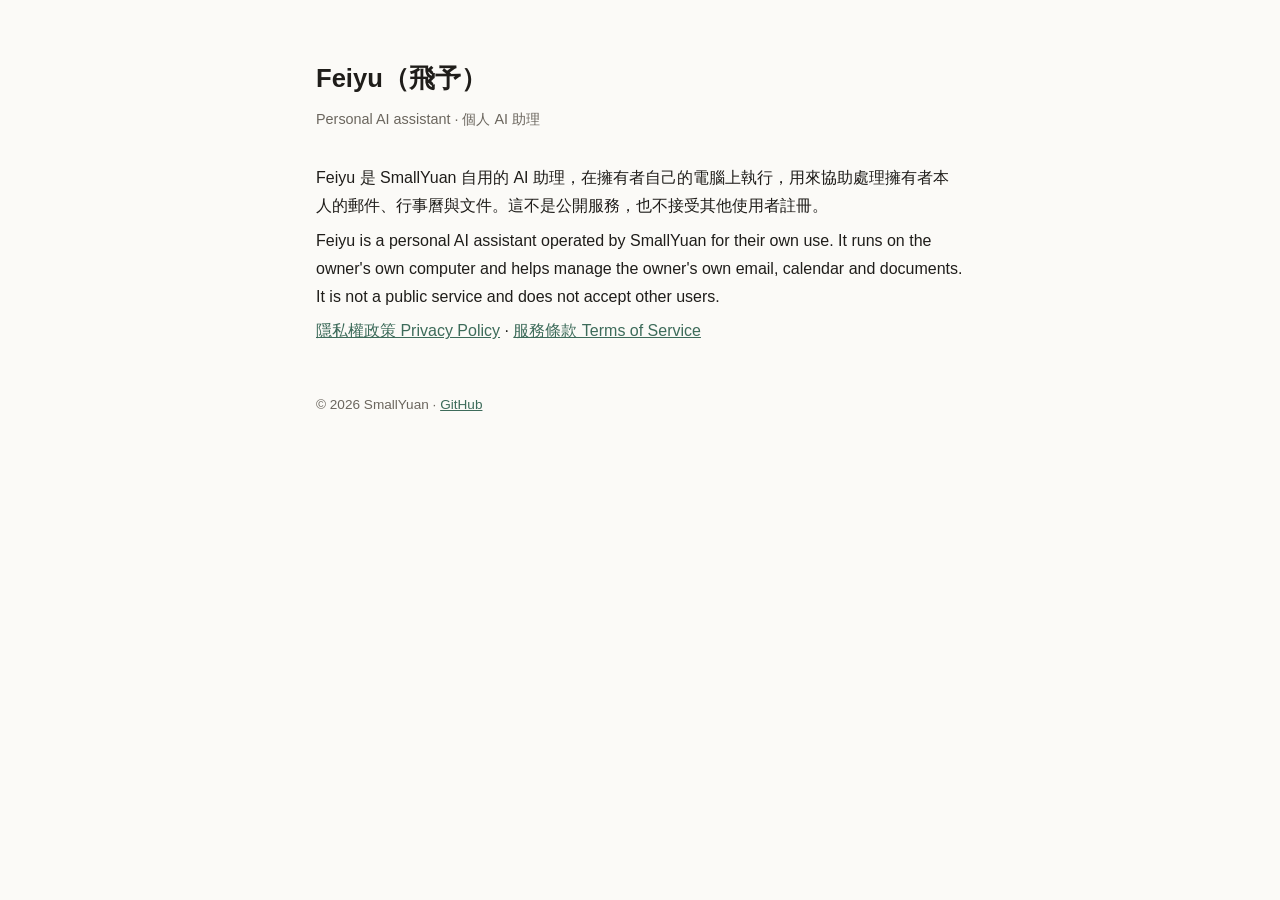
<file: index.html>
<!doctype html>
<html lang="zh-Hant">
<head>
<meta charset="utf-8"><meta name="viewport" content="width=device-width,initial-scale=1">
<title>Feiyu Assistant</title>
<link rel="stylesheet" href="style.css">
</head>
<body><main>
<h1>Feiyu（飛予）</h1>
<p class="meta">Personal AI assistant · 個人 AI 助理</p>
<p>Feiyu 是 SmallYuan 自用的 AI 助理，在擁有者自己的電腦上執行，用來協助處理擁有者本人的郵件、行事曆與文件。這不是公開服務，也不接受其他使用者註冊。</p>
<p>Feiyu is a personal AI assistant operated by SmallYuan for their own use. It runs on the owner's own computer and helps manage the owner's own email, calendar and documents. It is not a public service and does not accept other users.</p>
<p><a href="privacy.html">隱私權政策 Privacy Policy</a> · <a href="terms.html">服務條款 Terms of Service</a></p>
<footer>© 2026 SmallYuan · <a href="https://github.com/SmallYuanSY">GitHub</a></footer>
</main></body>
</html>
</file>
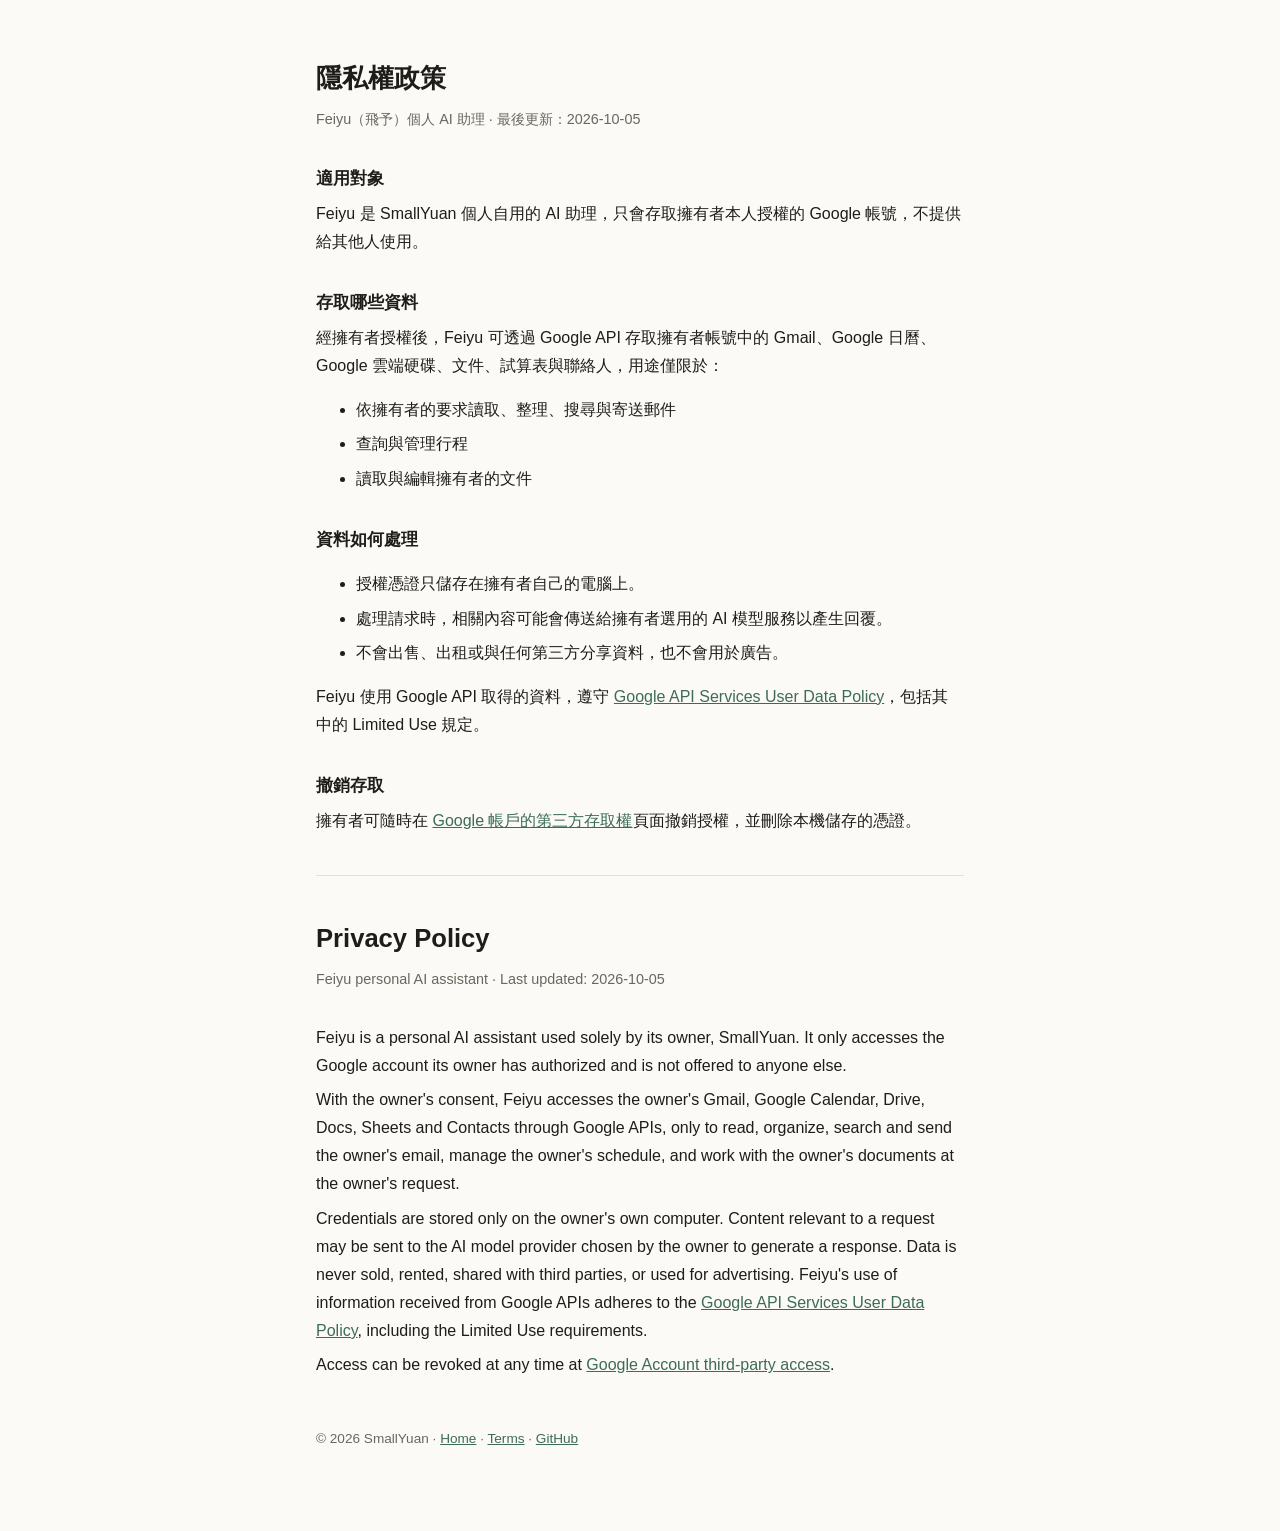
<file: privacy.html>
<!doctype html>
<html lang="zh-Hant">
<head>
<meta charset="utf-8"><meta name="viewport" content="width=device-width,initial-scale=1">
<title>Privacy Policy</title>
<link rel="stylesheet" href="style.css">
</head>
<body><main>
<h1>隱私權政策</h1>
<p class="meta">Feiyu（飛予）個人 AI 助理 · 最後更新：2026-10-05</p>

<h2>適用對象</h2>
<p>Feiyu 是 SmallYuan 個人自用的 AI 助理，只會存取擁有者本人授權的 Google 帳號，不提供給其他人使用。</p>

<h2>存取哪些資料</h2>
<p>經擁有者授權後，Feiyu 可透過 Google API 存取擁有者帳號中的 Gmail、Google 日曆、Google 雲端硬碟、文件、試算表與聯絡人，用途僅限於：</p>
<ul>
<li>依擁有者的要求讀取、整理、搜尋與寄送郵件</li>
<li>查詢與管理行程</li>
<li>讀取與編輯擁有者的文件</li>
</ul>

<h2>資料如何處理</h2>
<ul>
<li>授權憑證只儲存在擁有者自己的電腦上。</li>
<li>處理請求時，相關內容可能會傳送給擁有者選用的 AI 模型服務以產生回覆。</li>
<li>不會出售、出租或與任何第三方分享資料，也不會用於廣告。</li>
</ul>
<p>Feiyu 使用 Google API 取得的資料，遵守 <a href="https://developers.google.com/terms/api-services-user-data-policy">Google API Services User Data Policy</a>，包括其中的 Limited Use 規定。</p>

<h2>撤銷存取</h2>
<p>擁有者可隨時在 <a href="https://myaccount.google.com/permissions">Google 帳戶的第三方存取權</a>頁面撤銷授權，並刪除本機儲存的憑證。</p>

<hr>

<h1>Privacy Policy</h1>
<p class="meta">Feiyu personal AI assistant · Last updated: 2026-10-05</p>
<p>Feiyu is a personal AI assistant used solely by its owner, SmallYuan. It only accesses the Google account its owner has authorized and is not offered to anyone else.</p>
<p>With the owner's consent, Feiyu accesses the owner's Gmail, Google Calendar, Drive, Docs, Sheets and Contacts through Google APIs, only to read, organize, search and send the owner's email, manage the owner's schedule, and work with the owner's documents at the owner's request.</p>
<p>Credentials are stored only on the owner's own computer. Content relevant to a request may be sent to the AI model provider chosen by the owner to generate a response. Data is never sold, rented, shared with third parties, or used for advertising. Feiyu's use of information received from Google APIs adheres to the <a href="https://developers.google.com/terms/api-services-user-data-policy">Google API Services User Data Policy</a>, including the Limited Use requirements.</p>
<p>Access can be revoked at any time at <a href="https://myaccount.google.com/permissions">Google Account third-party access</a>.</p>

<footer>© 2026 SmallYuan · <a href="index.html">Home</a> · <a href="terms.html">Terms</a> · <a href="https://github.com/SmallYuanSY">GitHub</a></footer>
</main></body>
</html>
</file>
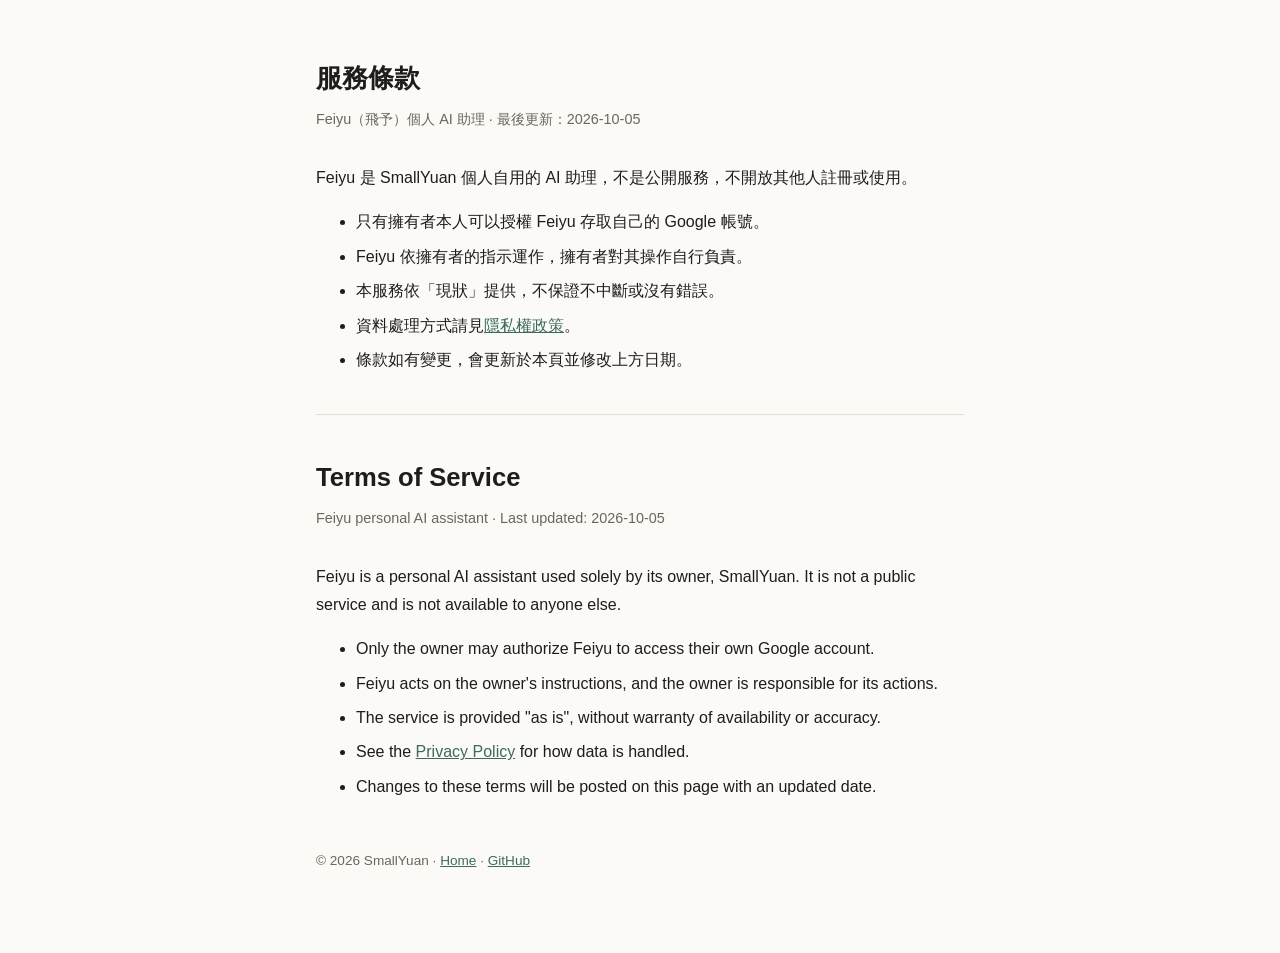
<file: terms.html>
<!doctype html>
<html lang="zh-Hant">
<head>
<meta charset="utf-8"><meta name="viewport" content="width=device-width,initial-scale=1">
<title>Terms of Service</title>
<link rel="stylesheet" href="style.css">
</head>
<body><main>
<h1>服務條款</h1>
<p class="meta">Feiyu（飛予）個人 AI 助理 · 最後更新：2026-10-05</p>
<p>Feiyu 是 SmallYuan 個人自用的 AI 助理，不是公開服務，不開放其他人註冊或使用。</p>
<ul>
<li>只有擁有者本人可以授權 Feiyu 存取自己的 Google 帳號。</li>
<li>Feiyu 依擁有者的指示運作，擁有者對其操作自行負責。</li>
<li>本服務依「現狀」提供，不保證不中斷或沒有錯誤。</li>
<li>資料處理方式請見<a href="privacy.html">隱私權政策</a>。</li>
<li>條款如有變更，會更新於本頁並修改上方日期。</li>
</ul>

<hr>

<h1>Terms of Service</h1>
<p class="meta">Feiyu personal AI assistant · Last updated: 2026-10-05</p>
<p>Feiyu is a personal AI assistant used solely by its owner, SmallYuan. It is not a public service and is not available to anyone else.</p>
<ul>
<li>Only the owner may authorize Feiyu to access their own Google account.</li>
<li>Feiyu acts on the owner's instructions, and the owner is responsible for its actions.</li>
<li>The service is provided "as is", without warranty of availability or accuracy.</li>
<li>See the <a href="privacy.html">Privacy Policy</a> for how data is handled.</li>
<li>Changes to these terms will be posted on this page with an updated date.</li>
</ul>

<footer>© 2026 SmallYuan · <a href="index.html">Home</a> · <a href="https://github.com/SmallYuanSY">GitHub</a></footer>
</main></body>
</html>
</file>
<file: style.css>
:root{--bg:#fbfaf7;--fg:#1f1d1a;--muted:#6b665e;--line:#e4e0d8;--accent:#3d6b5a}
@media (prefers-color-scheme:dark){:root{--bg:#161514;--fg:#ece8e1;--muted:#a19b91;--line:#2c2a27;--accent:#8cc2ad}}
*{box-sizing:border-box}
body{margin:0;background:var(--bg);color:var(--fg);font:16px/1.75 -apple-system,BlinkMacSystemFont,"PingFang TC","Noto Sans TC",sans-serif}
main{max-width:680px;margin:0 auto;padding:56px 16px 80px}
h1{font-size:1.6rem;margin:0 0 4px}
h2{font-size:1.05rem;margin:2rem 0 .4rem}
p,li{margin:.4rem 0}
.meta{color:var(--muted);font-size:.9rem;margin-bottom:2rem}
a{color:var(--accent)}
hr{border:0;border-top:1px solid var(--line);margin:2.5rem 0}
footer{color:var(--muted);font-size:.85rem;margin-top:3rem}
</file>
